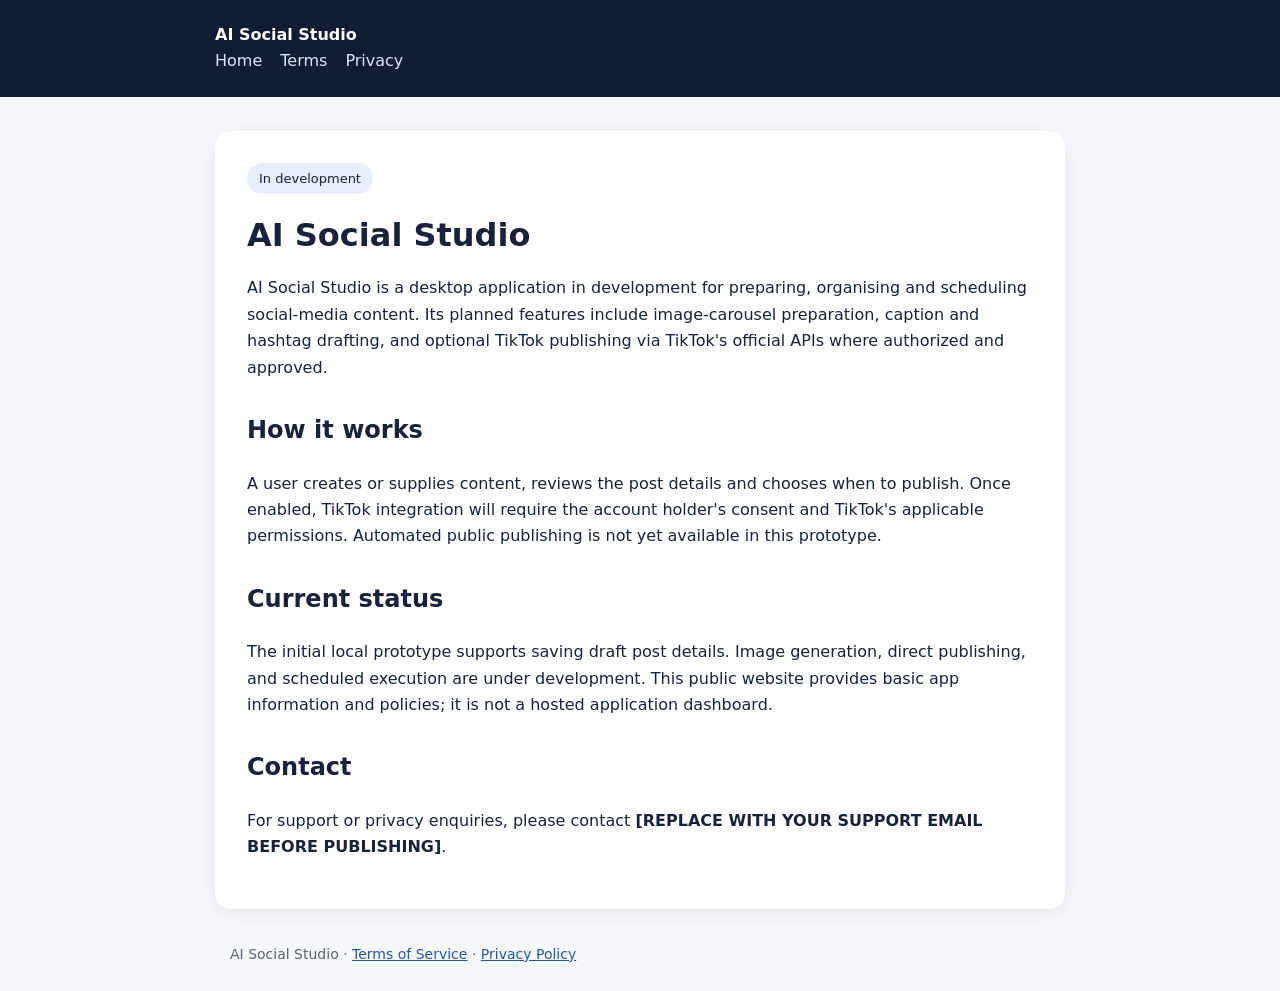
<file: index.html>
<!doctype html><html lang="en"><head><meta charset="utf-8"><meta name="viewport" content="width=device-width, initial-scale=1"><title>AI Social Studio</title><link rel="stylesheet" href="style.css"></head><body><header><strong>AI Social Studio</strong><nav><a href="index.html">Home</a><a href="terms.html">Terms</a><a href="privacy.html">Privacy</a></nav></header><main><span class="pill">In development</span><h1>AI Social Studio</h1><p>AI Social Studio is a desktop application in development for preparing, organising and scheduling social-media content. Its planned features include image-carousel preparation, caption and hashtag drafting, and optional TikTok publishing via TikTok's official APIs where authorized and approved.</p><h2>How it works</h2><p>A user creates or supplies content, reviews the post details and chooses when to publish. Once enabled, TikTok integration will require the account holder's consent and TikTok's applicable permissions. Automated public publishing is not yet available in this prototype.</p><h2>Current status</h2><p>The initial local prototype supports saving draft post details. Image generation, direct publishing, and scheduled execution are under development. This public website provides basic app information and policies; it is not a hosted application dashboard.</p><h2>Contact</h2><p>For support or privacy enquiries, please contact <strong>[REPLACE WITH YOUR SUPPORT EMAIL BEFORE PUBLISHING]</strong>.</p></main><footer>AI Social Studio · <a href="terms.html">Terms of Service</a> · <a href="privacy.html">Privacy Policy</a></footer></body></html>
</file>
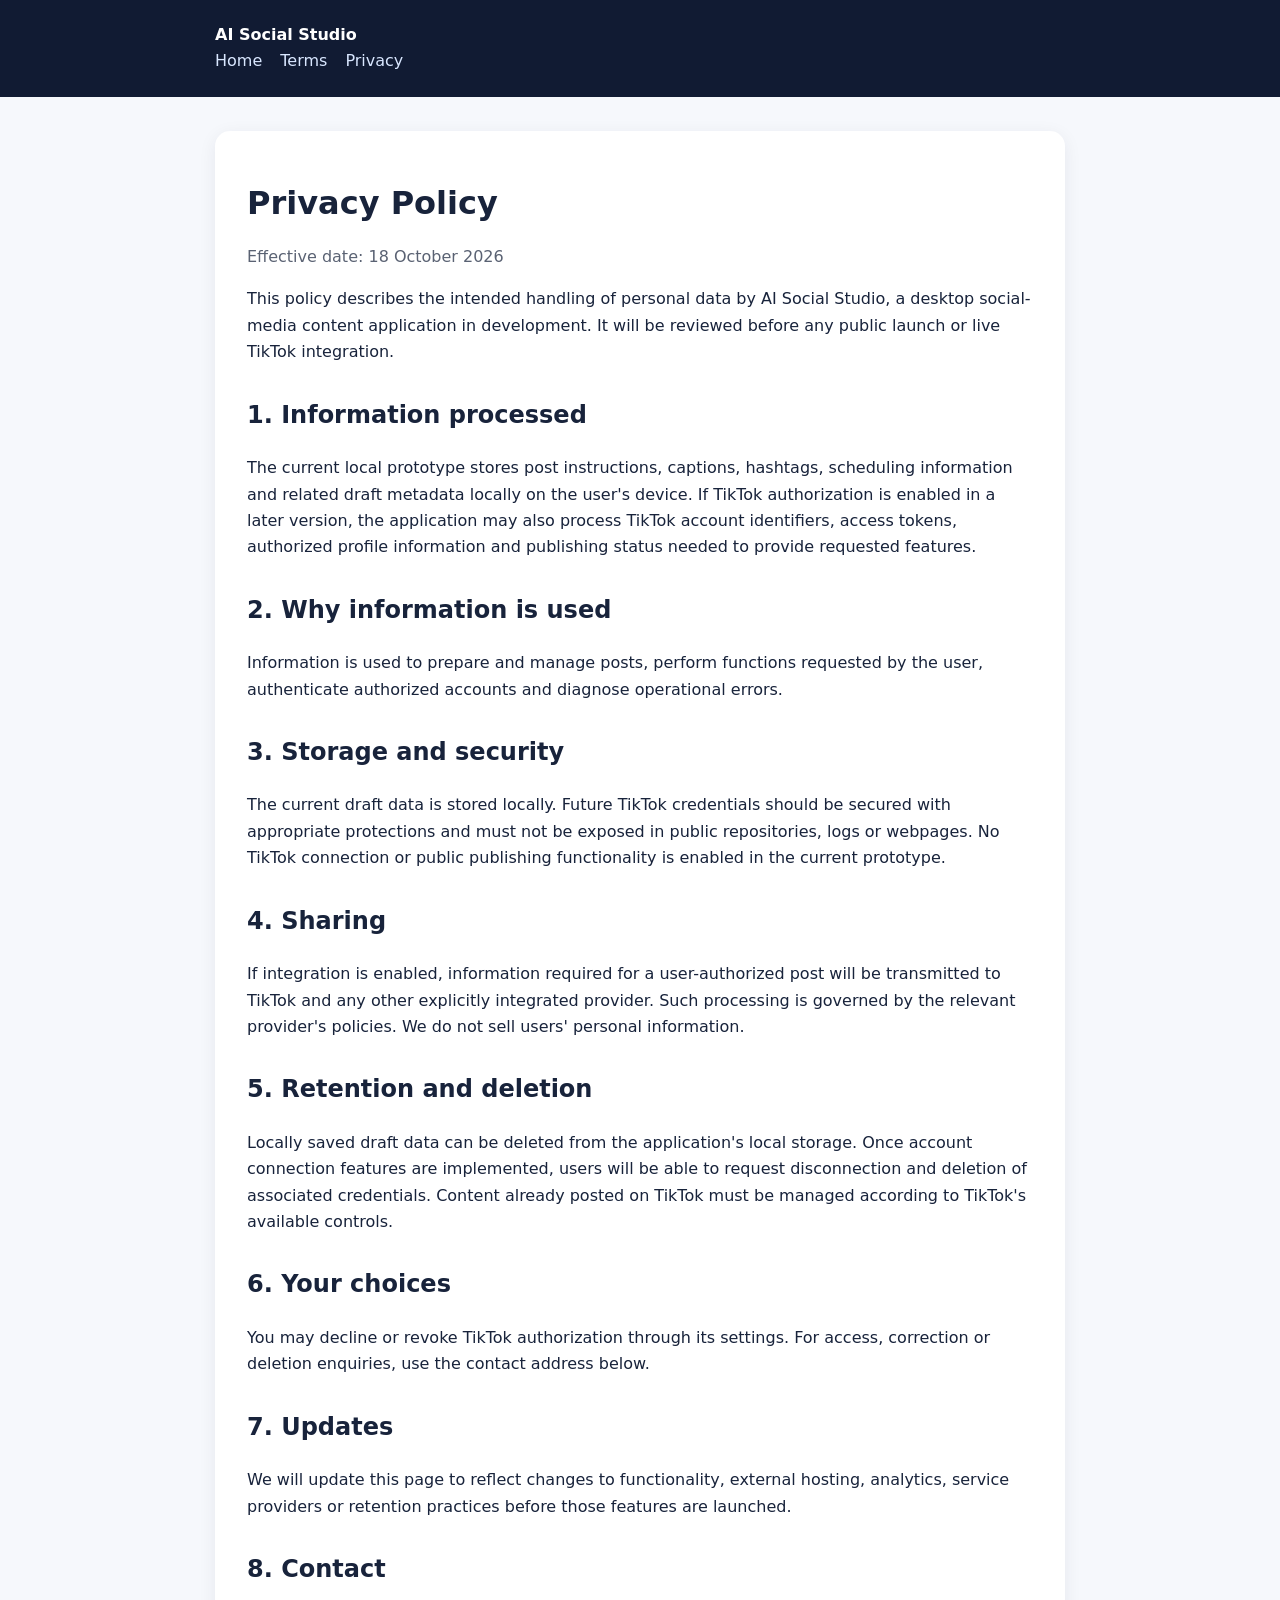
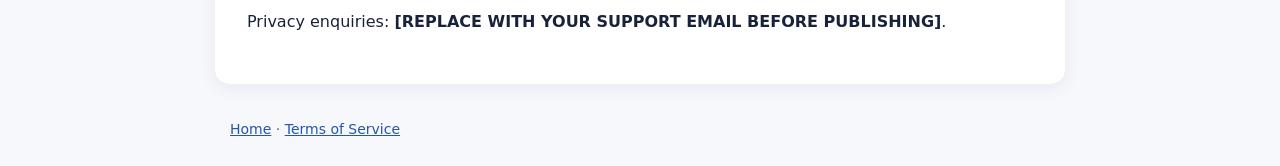
<file: privacy.html>
<!doctype html><html lang="en"><head><meta charset="utf-8"><meta name="viewport" content="width=device-width, initial-scale=1"><title>Privacy Policy | AI Social Studio</title><link rel="stylesheet" href="style.css"></head><body><header><strong>AI Social Studio</strong><nav><a href="index.html">Home</a><a href="terms.html">Terms</a><a href="privacy.html">Privacy</a></nav></header><main><h1>Privacy Policy</h1><p class="muted">Effective date: 18 October 2026</p><p>This policy describes the intended handling of personal data by AI Social Studio, a desktop social-media content application in development. It will be reviewed before any public launch or live TikTok integration.</p><h2>1. Information processed</h2><p>The current local prototype stores post instructions, captions, hashtags, scheduling information and related draft metadata locally on the user's device. If TikTok authorization is enabled in a later version, the application may also process TikTok account identifiers, access tokens, authorized profile information and publishing status needed to provide requested features.</p><h2>2. Why information is used</h2><p>Information is used to prepare and manage posts, perform functions requested by the user, authenticate authorized accounts and diagnose operational errors.</p><h2>3. Storage and security</h2><p>The current draft data is stored locally. Future TikTok credentials should be secured with appropriate protections and must not be exposed in public repositories, logs or webpages. No TikTok connection or public publishing functionality is enabled in the current prototype.</p><h2>4. Sharing</h2><p>If integration is enabled, information required for a user-authorized post will be transmitted to TikTok and any other explicitly integrated provider. Such processing is governed by the relevant provider's policies. We do not sell users' personal information.</p><h2>5. Retention and deletion</h2><p>Locally saved draft data can be deleted from the application's local storage. Once account connection features are implemented, users will be able to request disconnection and deletion of associated credentials. Content already posted on TikTok must be managed according to TikTok's available controls.</p><h2>6. Your choices</h2><p>You may decline or revoke TikTok authorization through its settings. For access, correction or deletion enquiries, use the contact address below.</p><h2>7. Updates</h2><p>We will update this page to reflect changes to functionality, external hosting, analytics, service providers or retention practices before those features are launched.</p><h2>8. Contact</h2><p>Privacy enquiries: <strong>[REPLACE WITH YOUR SUPPORT EMAIL BEFORE PUBLISHING]</strong>.</p></main><footer><a href="index.html">Home</a> · <a href="terms.html">Terms of Service</a></footer></body></html>
</file>
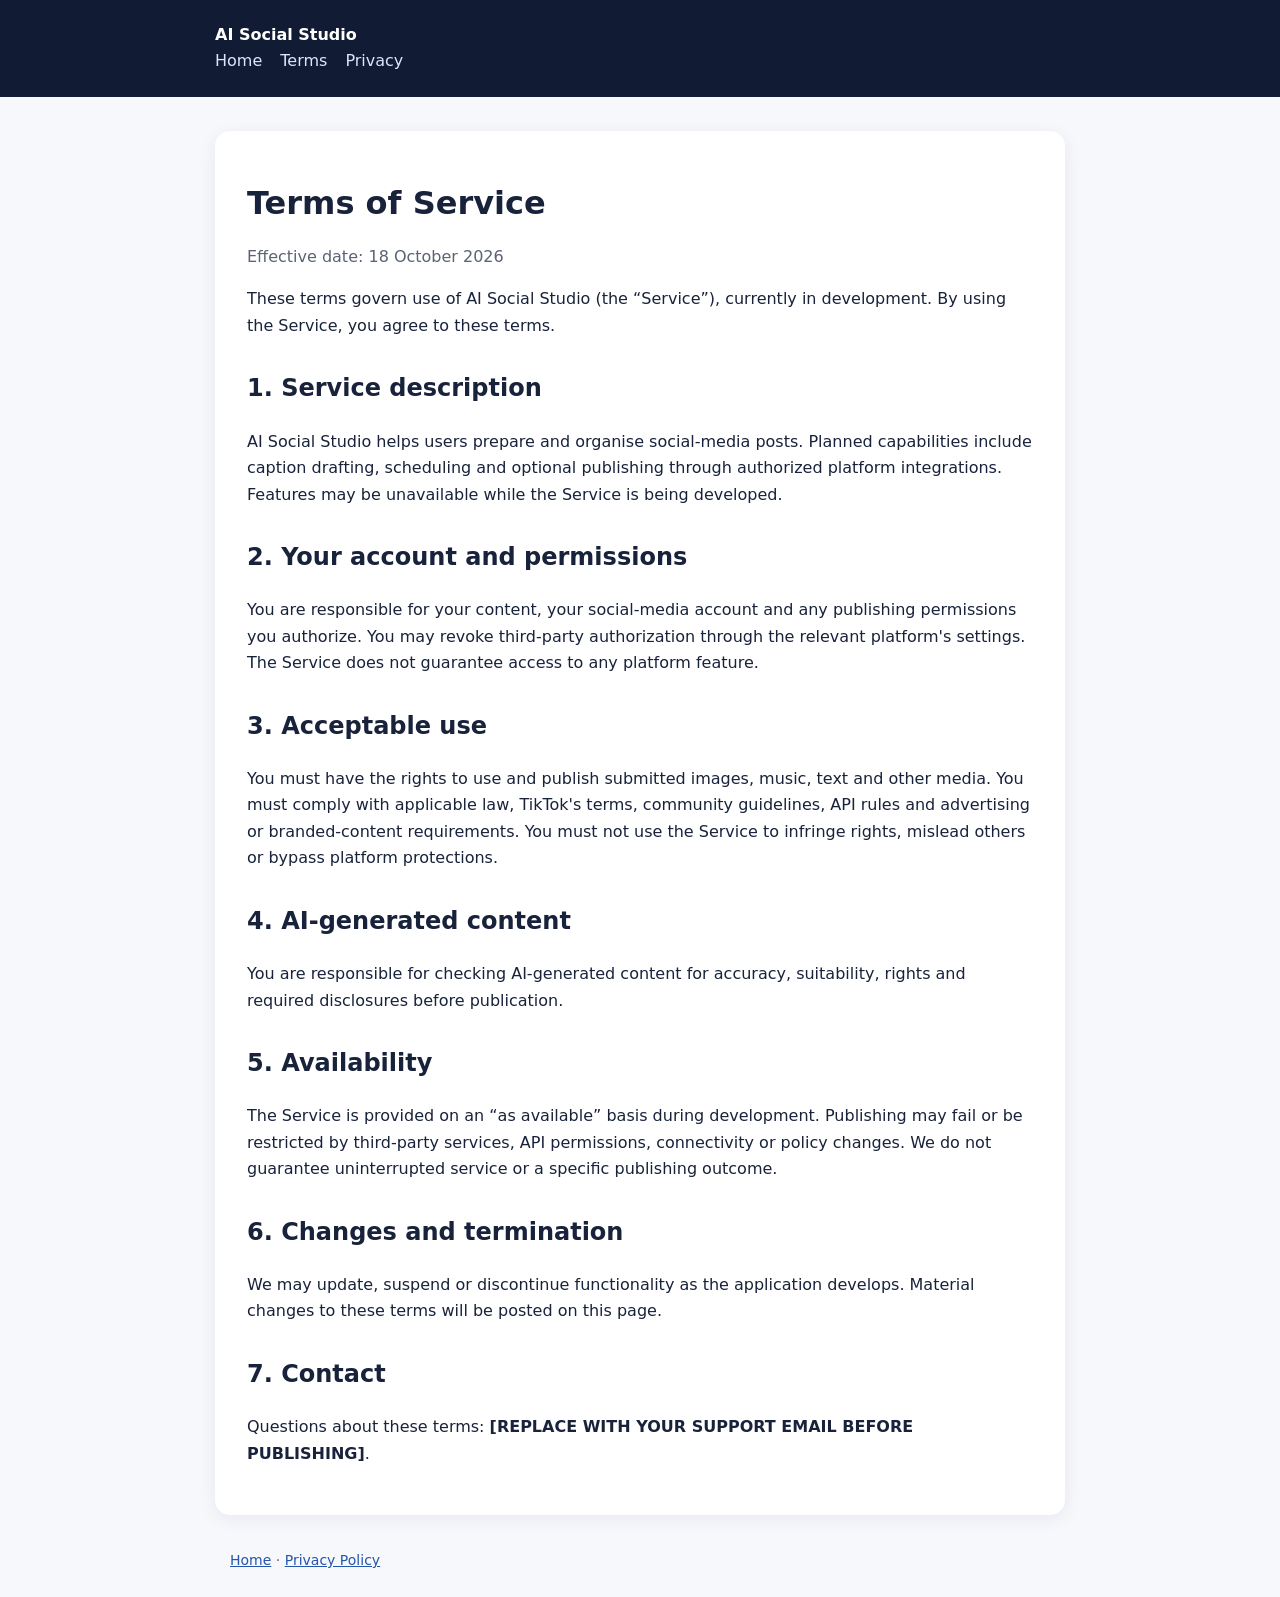
<file: terms.html>
<!doctype html><html lang="en"><head><meta charset="utf-8"><meta name="viewport" content="width=device-width, initial-scale=1"><title>Terms of Service | AI Social Studio</title><link rel="stylesheet" href="style.css"></head><body><header><strong>AI Social Studio</strong><nav><a href="index.html">Home</a><a href="terms.html">Terms</a><a href="privacy.html">Privacy</a></nav></header><main><h1>Terms of Service</h1><p class="muted">Effective date: 18 October 2026</p><p>These terms govern use of AI Social Studio (the “Service”), currently in development. By using the Service, you agree to these terms.</p><h2>1. Service description</h2><p>AI Social Studio helps users prepare and organise social-media posts. Planned capabilities include caption drafting, scheduling and optional publishing through authorized platform integrations. Features may be unavailable while the Service is being developed.</p><h2>2. Your account and permissions</h2><p>You are responsible for your content, your social-media account and any publishing permissions you authorize. You may revoke third-party authorization through the relevant platform's settings. The Service does not guarantee access to any platform feature.</p><h2>3. Acceptable use</h2><p>You must have the rights to use and publish submitted images, music, text and other media. You must comply with applicable law, TikTok's terms, community guidelines, API rules and advertising or branded-content requirements. You must not use the Service to infringe rights, mislead others or bypass platform protections.</p><h2>4. AI-generated content</h2><p>You are responsible for checking AI-generated content for accuracy, suitability, rights and required disclosures before publication.</p><h2>5. Availability</h2><p>The Service is provided on an “as available” basis during development. Publishing may fail or be restricted by third-party services, API permissions, connectivity or policy changes. We do not guarantee uninterrupted service or a specific publishing outcome.</p><h2>6. Changes and termination</h2><p>We may update, suspend or discontinue functionality as the application develops. Material changes to these terms will be posted on this page.</p><h2>7. Contact</h2><p>Questions about these terms: <strong>[REPLACE WITH YOUR SUPPORT EMAIL BEFORE PUBLISHING]</strong>.</p></main><footer><a href="index.html">Home</a> · <a href="privacy.html">Privacy Policy</a></footer></body></html>
</file>
<file: style.css>
:root{font-family:system-ui,-apple-system,Segoe UI,Roboto,Arial,sans-serif;color:#18233b;background:#f6f8fc}*{box-sizing:border-box}body{margin:0;line-height:1.65}header{background:#111b33;color:white;padding:22px max(22px,calc((100% - 850px)/2))}header a{color:#d9e7ff;margin-right:18px;text-decoration:none}main{max-width:850px;margin:34px auto;padding:32px;background:white;border-radius:15px;box-shadow:0 4px 18px #18233b12}h1{line-height:1.2}h2{margin-top:30px}a{color:#2456ad}footer{max-width:850px;margin:25px auto;padding:0 15px;color:#5a6273;font-size:14px}.muted{color:#5a6273}.pill{display:inline-block;background:#e9efff;padding:5px 12px;border-radius:30px;font-size:13px}@media(max-width:900px){main{margin:14px;padding:22px}}
</file>
